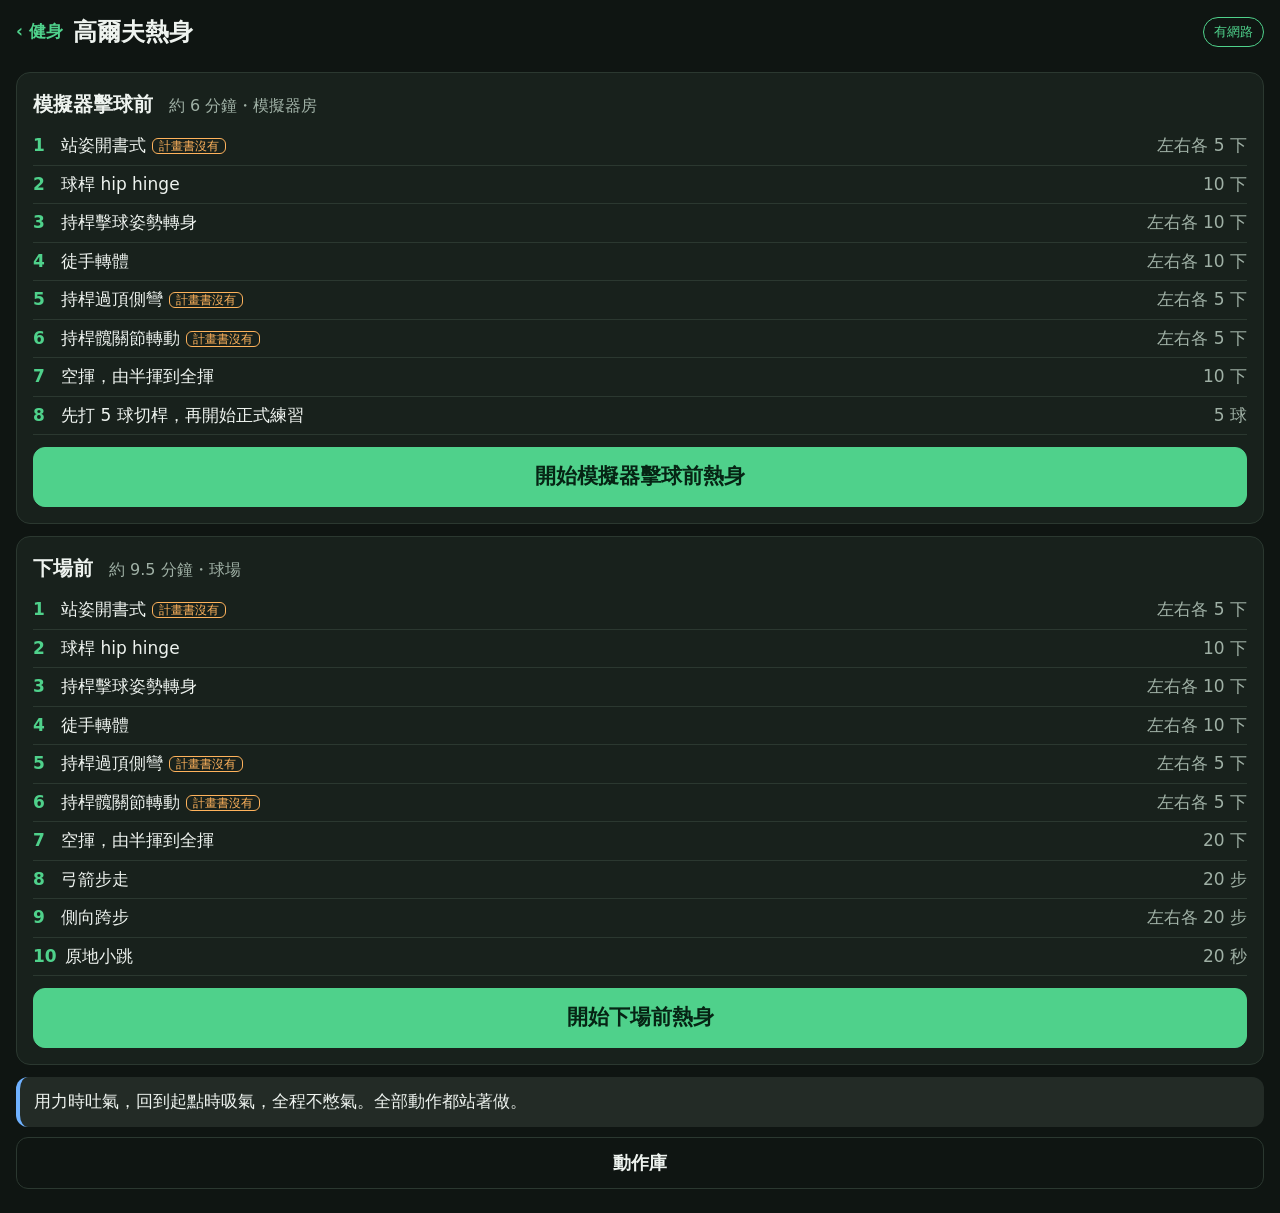
<file: warmup/index.html>
<!doctype html>
<html lang="zh-Hant">
<head>
<meta charset="utf-8">
<meta name="viewport" content="width=device-width, initial-scale=1, viewport-fit=cover">
<meta name="theme-color" content="#0f1512">
<meta name="apple-mobile-web-app-capable" content="yes">
<meta name="mobile-web-app-capable" content="yes">
<meta name="apple-mobile-web-app-status-bar-style" content="black-translucent">
<meta name="apple-mobile-web-app-title" content="高球熱身">
<title>高爾夫熱身</title>
<link rel="manifest" href="manifest.webmanifest">
<link rel="apple-touch-icon" href="icons/icon-180.png">
<link rel="icon" href="icons/icon-192.png">
<link rel="stylesheet" href="styles.css">
</head>
<body>
<button id="update" class="updatebar" hidden>有新版本，點此更新</button>
<main id="view"><p class="muted" style="padding:24px">載入中…</p></main>
<script type="module" src="app.js"></script>
</body>
</html>
</file>
<file: warmup/styles.css>
/* 外觀沿用健身 app（golf-fitness/styles.css）的深色風格 */
:root {
  --bg: #0f1512; --card: #18211c; --line: #2b3830; --text: #eef3ef; --muted: #9fb0a5;
  --accent: #4fd18b; --accent-ink: #062414; --blue: #6fb1ff; --orange: #ffb35c; --red: #ff6b6b;
  --r: 14px; --tap: 60px;
  font-family: -apple-system, "PingFang TC", "Noto Sans TC", system-ui, sans-serif;
}
* { box-sizing: border-box; }
html, body { margin: 0; background: var(--bg); color: var(--text); -webkit-text-size-adjust: 100%; }
body { padding: env(safe-area-inset-top) env(safe-area-inset-right) env(safe-area-inset-bottom) env(safe-area-inset-left); line-height: 1.5; font-size: 17px; }
main { max-width: 900px; margin: 0 auto; padding: 0 16px 24px; }
a { color: var(--blue); }
h1 { font-size: 24px; margin: 0; flex: 1; }
h2 { font-size: 20px; margin: 0 0 6px; }
.top { display: flex; align-items: center; gap: 10px; padding: 14px 0 10px; }
.home-back { color: var(--accent); text-decoration: none; font-size: 17px; font-weight: 600; white-space: nowrap; }
.back { font-size: 32px; text-decoration: none; line-height: 1; color: var(--text); }
.pill { font-size: 13px; padding: 4px 10px; border-radius: 99px; border: 1px solid var(--line); color: var(--muted); white-space: nowrap; }
.pill.ok { color: var(--accent); border-color: var(--accent); } .pill.warn { color: var(--orange); border-color: var(--orange); }
.card { background: var(--card); border: 1px solid var(--line); border-radius: var(--r); padding: 16px; margin: 12px 0; }
.note { display: block; padding: 12px 14px; border-radius: 12px; margin: 10px 0; background: color-mix(in srgb, var(--muted) 14%, transparent); color: var(--text); border-left: 4px solid var(--muted); }
.note.blue { border-color: var(--blue); } .note.orange { border-color: var(--orange); } .note.red { border-color: var(--red); } .note.green { border-color: var(--accent); }
.muted { color: var(--muted); }
.row { display: flex; gap: 10px; flex-wrap: wrap; align-items: center; }
.btn { min-height: 52px; padding: 10px 18px; border-radius: 12px; border: 1px solid var(--line); background: transparent; color: var(--text); font-size: 18px; font-weight: 600; cursor: pointer; text-decoration: none; display: inline-flex; align-items: center; justify-content: center; }
.btn.primary { background: var(--accent); color: var(--accent-ink); border-color: var(--accent); }
.btn.danger { border-color: var(--red); color: var(--red); }
.btn.big { width: 100%; min-height: var(--tap); font-size: 21px; margin-top: 12px; }
.plan { padding-left: 0; list-style: none; margin: 8px 0 0; counter-reset: n; }
.plan li { padding: 6px 0; border-bottom: 1px solid var(--line); display: flex; gap: 8px; }
.plan li::before { counter-increment: n; content: counter(n); color: var(--accent); font-weight: 700; min-width: 20px; }
.plan .q { margin-left: auto; color: var(--muted); white-space: nowrap; }
.tag { font-size: 12px; border: 1px solid var(--orange); color: var(--orange); border-radius: 6px; padding: 0 6px; margin-left: 6px; white-space: nowrap; vertical-align: middle; }
.updatebar { position: fixed; top: env(safe-area-inset-top); left: 0; right: 0; z-index: 30; background: var(--blue); color: #fff; border: 0; font-size: 17px; padding: 12px; }
.modal { position: fixed; inset: 0; background: rgba(0,0,0,.7); z-index: 50; display: flex; align-items: center; justify-content: center; padding: 20px; }
.modal .box { background: var(--card); border-radius: var(--r); padding: 20px; max-width: 560px; width: 100%; border: 2px solid var(--red); font-size: 18px; max-height: 100%; overflow-y: auto; }
.modal li { margin: 6px 0; }
.lib .video { margin-top: 8px; }

/* ---------- 跟練畫面：iPhone 直向上下、iPad／橫向左右 ---------- */
.player { display: grid; grid-template-rows: auto minmax(0, 1fr) auto; gap: 10px; height: calc(100dvh - env(safe-area-inset-top) - env(safe-area-inset-bottom)); padding-top: 8px; }
.pv, .pc { min-width: 0; } .pc { overflow-y: auto; }
.pv .video, .pv .novideo { width: min(100%, calc(30dvh * 16 / 9)); margin: 0 auto; }
.video { position: relative; width: 100%; aspect-ratio: 16/9; border-radius: 12px; overflow: hidden; background: #000; }
.video iframe { position: absolute; inset: 0; width: 100%; height: 100%; border: 0; }
.vlinks { font-size: 14px; margin-top: 4px; }
.novideo { aspect-ratio: 16/9; border-radius: 12px; border: 1px dashed var(--line); display: flex; flex-direction: column; align-items: center; justify-content: center; text-align: center; padding: 16px; font-size: 22px; line-height: 1.4; }
.novideo small { color: var(--muted); font-size: 14px; margin-top: 8px; }
.sec { color: var(--muted); font-size: 15px; }
.exname { font-size: 28px; margin: 2px 0 0; }
.side { color: var(--accent); font-weight: 800; font-size: 26px; }
.qty { font-size: 20px; color: var(--muted); }
.phase { font-size: 18px; font-weight: 700; margin-top: 6px; }
.phase.prep { color: var(--orange); } .phase.go { color: var(--accent); }
.timer { font-size: 88px; font-weight: 800; font-variant-numeric: tabular-nums; line-height: 1.05; margin: 2px 0 6px; }
.timer.prep { color: var(--orange); }
.cue { font-size: 19px; margin: 6px 0; } .breath { color: var(--blue); margin: 4px 0; font-size: 17px; }
.nextup { color: var(--muted); font-size: 15px; margin-top: 8px; }
.ctl { display: grid; grid-template-columns: 1fr 1fr 1fr; gap: 8px; }
.pbar { display: flex; flex-direction: column; gap: 8px; padding-bottom: 8px; }
.row2 { display: flex; gap: 10px; align-items: center; }
.prog { flex: 1; height: 8px; background: var(--line); border-radius: 99px; overflow: hidden; } .prog i { display: block; height: 100%; background: var(--accent); }
@media (orientation: landscape) and (min-width: 700px) {
  main { max-width: 1400px; }
  .player { grid-template-columns: 1.1fr 1fr; grid-template-rows: 1fr auto; column-gap: 24px; }
  .pv, .pc { grid-row: 1; } .pbar { grid-column: 1 / -1; flex-direction: row-reverse; } .ctl { flex: 1.3; } .row2 { flex: 1; }
  .pv .video, .pv .novideo { width: 100%; }
  .exname { font-size: 34px; } .timer { font-size: 120px; }
}
@media (min-width: 700px) and (orientation: portrait) { .timer { font-size: 120px; } }
/* 矮螢幕（iPhone 扣掉工具列、手機橫放）：縮小字和倒數，讓按鈕不用捲動就看得到 */
@media (max-height: 760px) and (max-width: 699px) { .timer { font-size: 64px; } .exname { font-size: 24px; } .side { font-size: 22px; } .cue { font-size: 17px; } .vlinks { display: none; } }
@media (max-height: 500px) { .timer { font-size: 52px; } .exname { font-size: 20px; } .btn { min-height: 44px; } .player { gap: 6px; } }
body.playing main { padding-bottom: 0; }
</file>
